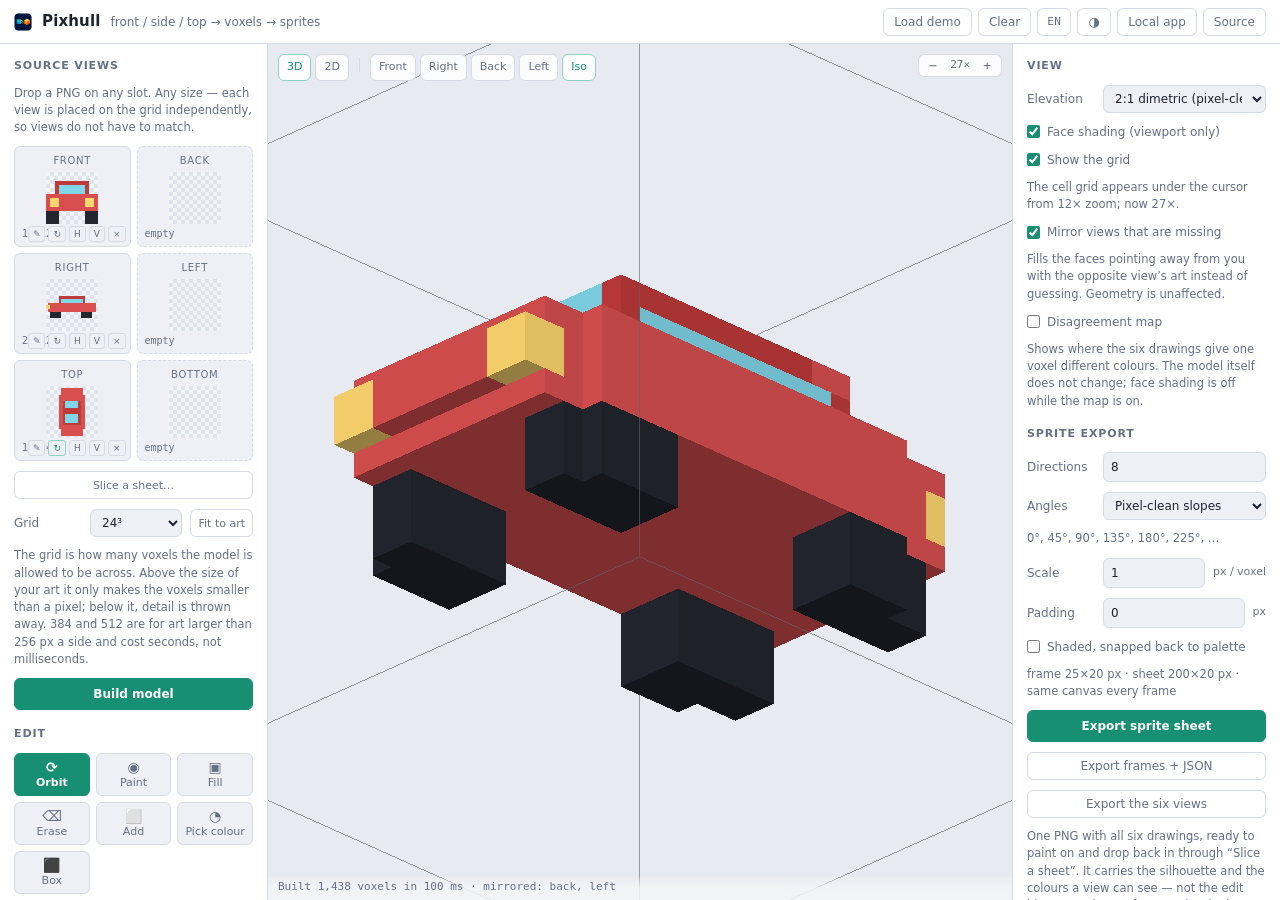
<file: index.html>
<!DOCTYPE html>
<html lang="en">
<head>
<meta charset="utf-8">
<meta name="viewport" content="width=device-width, initial-scale=1">
<title>Pixhull — pixel art to 3D</title>
<meta name="description" content="Turn front / side / top pixel art into a 3D voxel model and export pixel-perfect sprite turnarounds. Free, open source, runs entirely in your browser.">
<script>
  // Apply the stored theme before the stylesheet paints, so a light-theme user
  // never sees a dark flash on load.
  try {
    var saved = localStorage.getItem('pixhull.theme');
    document.documentElement.dataset.theme =
      saved === 'light' || saved === 'dark'
        ? saved
        : (window.matchMedia('(prefers-color-scheme: light)').matches ? 'light' : 'dark');
  } catch (e) {
    document.documentElement.dataset.theme = 'dark';
  }
</script>
<link rel="stylesheet" href="css/app.css">
<link rel="icon" type="image/png" sizes="32x32" href="assets/icon-32.png">
<link rel="icon" type="image/webp" sizes="1254x1254" href="assets/icon.webp">
<link rel="apple-touch-icon" sizes="180x180" href="assets/icon-180.png">
<meta property="og:title" content="Pixhull">
<meta property="og:description" content="Turn front / side / top pixel art into a 3D voxel model and export pixel-perfect sprite turnarounds. Free, open source, runs in your browser.">
<meta property="og:image" content="https://metalismaticus.github.io/Pixhull/assets/icon.webp">
<meta name="twitter:card" content="summary">
</head>
<body>

<header class="topbar">
  <div class="brand">
    <span class="logo" aria-hidden="true"></span>
    <h1>Pixhull</h1>
    <span class="tagline" data-i18n="app.tagline"></span>
  </div>
  <div class="topbar-actions">
    <button id="btn-demo" class="ghost" type="button" data-i18n="app.loadDemo"></button>
    <button id="btn-clear" class="ghost" type="button" data-i18n="app.clear"></button>
    <button id="btn-lang" class="ghost toggle" type="button" data-i18n-title="app.language">EN</button>
    <button id="btn-theme" class="ghost toggle" type="button" data-i18n-title="app.theme" aria-hidden="false">
      <span id="theme-icon">◐</span>
    </button>
    <a class="ghost link" href="download.html" data-i18n="app.getLocal"></a>
    <a class="ghost link" href="https://github.com/Metalismaticus/Pixhull" id="repo-link" target="_blank" rel="noopener" data-i18n="app.source"></a>
  </div>
</header>

<main class="layout">

  <!-- ------------------------------------------------------------------ -->
  <aside class="panel panel-left">
    <h2 data-i18n="views.heading"></h2>
    <p class="hint" data-i18n="views.hint"></p>

    <div id="view-slots" class="view-slots"></div>
    <button id="btn-sheet" class="ghost small" type="button" data-i18n="sheet.open"></button>

    <div class="field">
      <label for="grid-size" data-i18n="grid.label"></label>
      <select id="grid-size">
        <option value="16">16³</option>
        <option value="24">24³</option>
        <option value="32" selected>32³</option>
        <option value="48">48³</option>
        <option value="64">64³</option>
        <option value="96">96³</option>
        <option value="128">128³</option>
        <option value="192">192³</option>
        <option value="256">256³</option>
        <option value="384">384³</option>
        <option value="512">512³</option>
      </select>
      <button id="btn-autofit" class="ghost small" type="button" data-i18n="grid.fit"></button>
    </div>
    <p class="hint" id="grid-hint" data-i18n="grid.hint"></p>

    <button id="btn-build" class="primary" type="button" data-i18n="grid.build"></button>
    <!-- Only while a drawing is ahead of the model: painting a view never
         rebuilds (screen spec §4.4), so the panel has to say so out loud. -->
    <p class="hint warn hidden" id="views-ahead"></p>

    <h2 data-i18n="edit.heading"></h2>
    <div class="toolbar" id="tool-bar" role="radiogroup" data-i18n-aria="edit.heading"></div>
    <p class="hint" id="tool-hint"></p>

    <!-- The block a box drag leaves behind. It takes no room until there is a
         selection: a permanent 118px gap in the densest column would cost more
         than the controls below shifting down when one appears. -->
    <div class="selection-block hidden" id="selection-block">
      <div class="field">
        <label data-i18n="edit.selection"></label>
        <span class="unit mono" id="selection-size">1×1×1</span>
      </div>
      <p class="readout" id="selection-figures"></p>
      <div class="field selection-actions">
        <button id="btn-box-fill" class="ghost small" type="button" data-i18n="edit.boxFill"></button>
        <button id="btn-box-delete" class="ghost small" type="button" data-i18n="edit.boxDelete"></button>
        <button id="btn-box-paint" class="ghost small" type="button" data-i18n="edit.boxPaint"></button>
      </div>
      <div class="field">
        <button id="btn-box-clear" class="ghost small" type="button" data-i18n="edit.boxClear"></button>
      </div>
      <p class="hint warn hidden" id="selection-note"></p>
      <p class="hint" data-i18n="edit.boxKeys"></p>
    </div>

    <div class="field">
      <label for="brush-size" data-i18n="edit.brush"></label>
      <input type="range" id="brush-size" min="0" max="4" step="1" value="0">
      <span class="unit" id="brush-label">1³</span>
    </div>
    <p class="hint warn hidden" id="brush-note" data-i18n="edit.brushOff"></p>
    <div class="field checkbox">
      <input type="checkbox" id="face-only" checked>
      <label for="face-only" data-i18n="edit.faceOnly"></label>
    </div>
    <p class="hint warn hidden" id="face-only-note" data-i18n="edit.faceOnlyOff"></p>
    <div class="field checkbox">
      <input type="checkbox" id="symmetry-x">
      <label for="symmetry-x" data-i18n="edit.symmetryX"></label>
    </div>

    <div class="field history-row">
      <button id="btn-undo" class="ghost small" type="button" data-i18n="edit.undo" disabled></button>
      <button id="btn-redo" class="ghost small" type="button" data-i18n="edit.redo" disabled></button>
    </div>
    <p class="hint" id="history-note" data-i18n="edit.nothingYet"></p>
    <p class="hint" data-i18n="edit.hint"></p>

    <h2 data-i18n="edit.paletteHeading"></h2>
    <div class="palette-box" id="palette-box" role="radiogroup" data-i18n-aria="edit.paletteHeading"></div>
    <p class="palette-foot" id="palette-foot"></p>
    <p class="hint warn hidden" id="palette-full-note" data-i18n="edit.paletteFullHint"></p>
    <input type="color" id="edit-color" class="offscreen" tabindex="-1" aria-hidden="true">
    <div class="field">
      <input type="color" id="new-color" value="#ff8844" data-i18n-title="edit.newColor">
      <button id="btn-add-color" class="ghost small" type="button" data-i18n="edit.addColor"></button>
    </div>
    <div class="field">
      <button id="btn-merge-colors" class="ghost small" type="button" data-i18n="edit.mergeColors" disabled></button>
    </div>
    <p class="hint" id="merge-note"></p>

    <h2 id="bake-heading" data-i18n="edit.bakeHeading"></h2>
    <div class="field">
      <label for="outline-thickness" data-i18n="edit.bakeThickness"></label>
      <input type="range" id="outline-thickness" min="1" max="3" step="1" value="1">
      <span class="unit" id="outline-thickness-label">1</span>
    </div>
    <div class="field checkbox">
      <input type="checkbox" id="outline-use-color">
      <label for="outline-use-color" data-i18n="edit.bakeUseColor"></label>
    </div>
    <div class="field">
      <button id="btn-bake-outline" class="ghost small" type="button" data-i18n="edit.bakeOutline" disabled></button>
    </div>
    <p class="hint" id="bake-outline-note"></p>
    <div class="field">
      <button id="btn-bake-light" class="ghost small" type="button" data-i18n="edit.bakeLight" disabled></button>
    </div>
    <p class="hint" id="bake-light-note"></p>
    <p class="hint" data-i18n="edit.bakeHint"></p>
  </aside>

  <!-- ------------------------------------------------------------------ -->
  <section class="viewport">
    <canvas id="gl" aria-label="3D model viewport"></canvas>
    <!-- The drawing mode's own surface: a flat picture drawn with drawImage,
         not a second WebGL pipeline for something one line already does. -->
    <canvas id="view2d" class="hidden" aria-label="Drawing viewport"></canvas>

    <div class="viewport-overlay">
      <div class="chip-groups">
        <div class="angle-chips" id="mode-chips" role="radiogroup" data-i18n-aria="view.heading"></div>
        <span class="chip-divider" aria-hidden="true"></span>
        <div class="angle-chips" id="angle-chips"></div>
      </div>
      <div class="zoom-chip">
        <button id="zoom-out" type="button" data-i18n-aria="viewport.zoomOut">−</button>
        <span id="zoom-label">4×</span>
        <button id="zoom-in" type="button" data-i18n-aria="viewport.zoomIn">+</button>
      </div>
    </div>

    <div id="viewport-empty" class="viewport-empty">
      <p data-i18n="viewport.emptyTitle"></p>
      <p class="hint"><span data-i18n="viewport.emptyHintBefore"></span><button id="btn-demo-2" class="linkish" type="button" data-i18n="viewport.emptyHintLink"></button><span data-i18n="viewport.emptyHintAfter"></span></p>
    </div>

    <!-- Same centre and same class as the 3D invitation: one pattern for
         "there is nothing here yet, and here is what to do about it". -->
    <div id="view2d-empty" class="viewport-empty hidden">
      <p id="view2d-empty-title"></p>
      <p class="hint view2d-empty-actions">
        <button id="btn-view-take" class="ghost small" type="button"></button>
        <button id="btn-view-blank" class="ghost small" type="button"></button>
      </p>
      <p class="hint" id="view2d-empty-cost"></p>
      <p class="hint" id="view2d-empty-note"></p>
    </div>

    <p class="readout" id="view2d-readout"></p>

    <div id="build-progress" class="progress hidden" role="progressbar"
         aria-valuemin="0" aria-valuemax="100" aria-valuenow="0" data-i18n-aria="build.progress">
      <div id="build-progress-fill" class="progress-fill"></div>
    </div>

    <div class="statusbar" id="statusbar"></div>
  </section>

  <!-- ------------------------------------------------------------------ -->
  <aside class="panel panel-right">
    <h2 data-i18n="view.heading"></h2>
    <div class="field">
      <label for="pitch-preset" data-i18n="view.elevation"></label>
      <select id="pitch-preset"></select>
    </div>
    <div class="field checkbox">
      <input type="checkbox" id="shade-toggle" checked>
      <label for="shade-toggle" data-i18n="view.shading"></label>
    </div>
    <div class="field checkbox">
      <input type="checkbox" id="bounds-toggle" checked>
      <label for="bounds-toggle" data-i18n="view.bounds"></label>
    </div>
    <p class="hint" id="bounds-hint"></p>
    <div class="field checkbox">
      <input type="checkbox" id="mirror-toggle" checked>
      <label for="mirror-toggle" data-i18n="view.mirror"></label>
    </div>
    <p class="hint" data-i18n="view.mirrorHint"></p>
    <div class="field checkbox">
      <input type="checkbox" id="map-toggle">
      <label for="map-toggle" data-i18n="view.map"></label>
    </div>
    <!-- The hint under the map takes the place of itself when the checkbox is
         off: one line, either what the map does or why it cannot run. -->
    <p class="hint" id="map-hint"></p>
    <div class="map-block hidden" id="map-block">
      <p class="readout" id="map-readout"></p>
      <div class="scale" id="map-scale"></div>
      <p class="hint" data-i18n="view.mapHover"></p>
    </div>

    <h2 data-i18n="export.heading"></h2>
    <div class="field">
      <label for="dir-count" data-i18n="export.directions"></label>
      <input type="number" id="dir-count" min="1" max="64" step="1" value="8">
    </div>
    <div class="field">
      <label for="angle-mode" data-i18n="export.angles"></label>
      <select id="angle-mode">
        <option value="clean" selected data-i18n="export.anglesClean"></option>
        <option value="uniform" data-i18n="export.anglesUniform"></option>
      </select>
    </div>
    <p class="hint" id="angle-preview">—</p>
    <div class="field">
      <label for="export-scale" data-i18n="export.scale"></label>
      <input type="number" id="export-scale" min="1" max="16" step="1" value="1">
      <span class="unit" data-i18n="export.scaleUnit"></span>
    </div>
    <div class="field">
      <label for="export-pad" data-i18n="export.padding"></label>
      <input type="number" id="export-pad" min="0" max="64" step="1" value="0">
      <span class="unit" data-i18n="export.paddingUnit"></span>
    </div>
    <div class="field checkbox">
      <input type="checkbox" id="export-shaded">
      <label for="export-shaded" data-i18n="export.shaded"></label>
    </div>
    <p class="hint" id="frame-preview">—</p>

    <button id="btn-export-sheet" class="primary" type="button" data-i18n="export.sheet"></button>
    <p class="hint hidden" id="map-export-note" data-i18n="export.mapNote"></p>
    <button id="btn-export-frames" class="ghost" type="button" data-i18n="export.frames"></button>
    <button id="btn-export-views" class="ghost" type="button" data-i18n="export.views"></button>
    <p class="hint" data-i18n="export.viewsNote"></p>
    <button id="btn-export-slices" class="ghost" type="button" data-i18n="export.slices"></button>
    <p class="hint" data-i18n="export.slicesNote"></p>
    <p class="hint warn hidden" id="slices-note"></p>

    <h2 data-i18n="model.heading"></h2>
    <div class="field checkbox">
      <input type="checkbox" id="obj-smooth">
      <label for="obj-smooth" data-i18n="model.smooth"></label>
    </div>
    <div class="field">
      <label for="obj-relax" data-i18n="model.relax"></label>
      <input type="range" id="obj-relax" min="0" max="6" step="1" value="0" disabled>
      <span class="unit" id="relax-label">0</span>
    </div>
    <p class="hint" data-i18n="model.smoothHint"></p>
    <p class="hint hidden" id="map-smooth-note" data-i18n="model.smoothMapNote"></p>
    <button id="btn-export-obj" class="ghost" type="button" data-i18n="model.obj"></button>
    <button id="btn-export-glb" class="ghost" type="button" data-i18n="model.glb"></button>
    <button id="btn-export-vox" class="ghost" type="button" data-i18n="model.vox"></button>
    <p class="hint warn hidden" id="vox-note"></p>
    <button id="btn-save" class="ghost" type="button" data-i18n="model.save"></button>
    <button id="btn-load" class="ghost" type="button" data-i18n="model.load"></button>

    <div class="stats" id="stats"></div>
  </aside>
</main>


<dialog id="sheet-dialog" class="sheet-dialog">
  <h2 data-i18n="sheet.heading"></h2>
  <p class="hint" data-i18n="sheet.hint"></p>
  <div class="field">
    <label for="sheet-gap" data-i18n="sheet.gap"></label>
    <input type="range" id="sheet-gap" min="1" max="12" step="1" value="1">
    <span class="unit" id="sheet-gap-label">1</span>
  </div>
  <p class="hint" id="sheet-summary">—</p>
  <div id="sheet-cells" class="sheet-cells"></div>
  <div class="sheet-actions">
    <button id="sheet-cancel" class="ghost" type="button" data-i18n="sheet.cancel"></button>
    <button id="sheet-apply" class="primary" type="button" data-i18n="sheet.apply"></button>
  </div>
</dialog>

<input type="file" id="sheet-input" accept="image/png,image/*" hidden>
<input type="file" id="file-input" accept="image/png,image/*" hidden>
<input type="file" id="project-input" accept="application/json,.pixhull,.json" hidden>

<script type="module" src="src/main.js"></script>
</body>
</html>
</file>
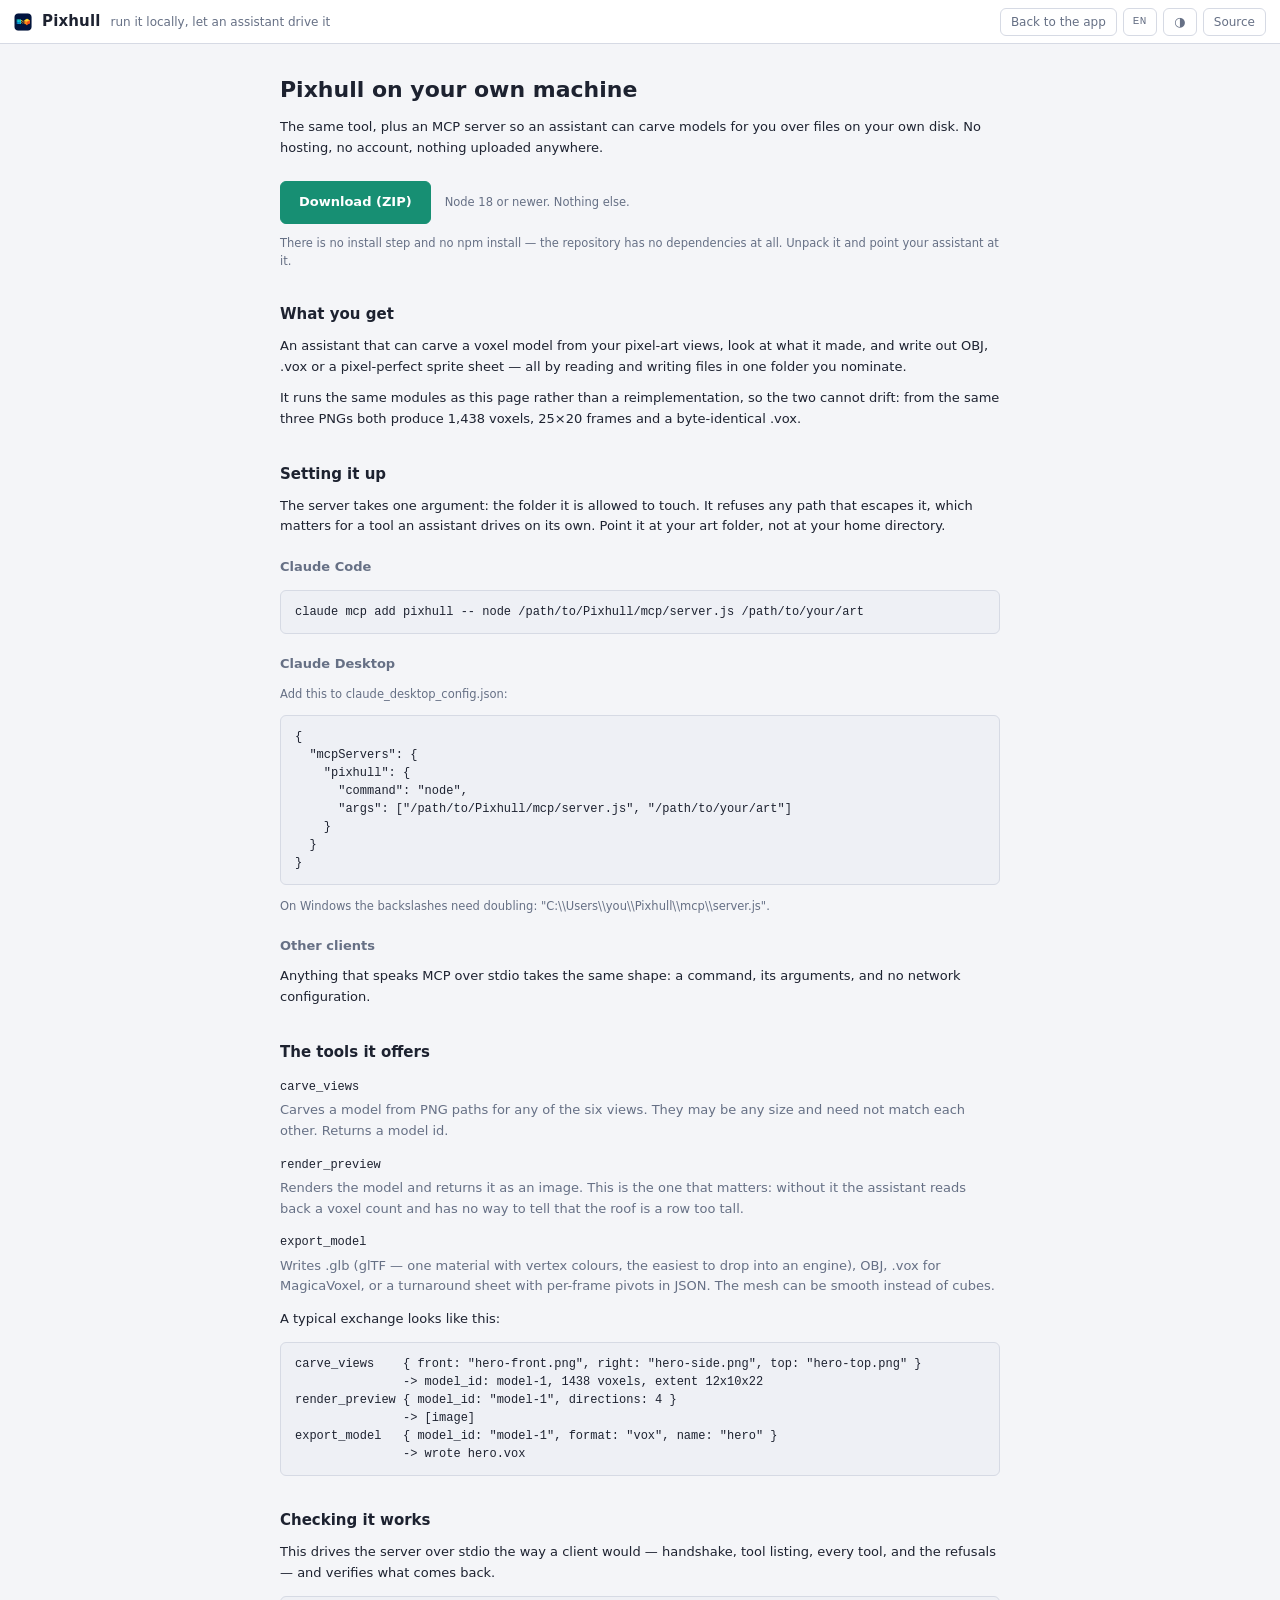
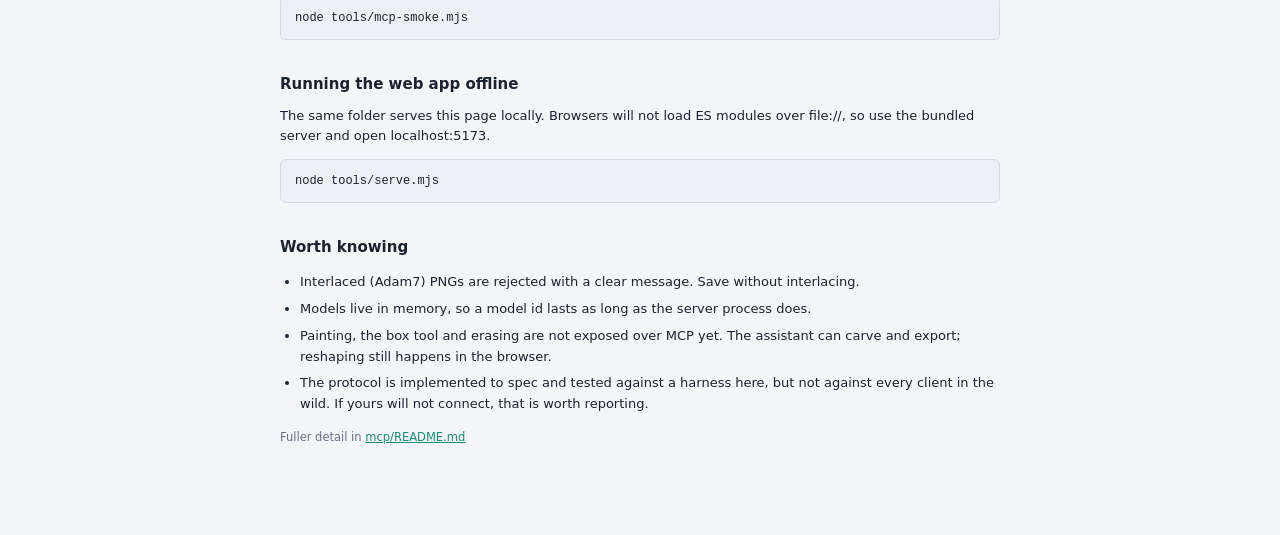
<file: download.html>
<!DOCTYPE html>
<html lang="en">
<head>
<meta charset="utf-8">
<meta name="viewport" content="width=device-width, initial-scale=1">
<title>Pixhull — local app</title>
<meta name="description" content="Run Pixhull locally and let an assistant drive it: carve voxel models from pixel art over files on your own disk, with no hosting and no account.">
<script>
  try {
    var saved = localStorage.getItem('pixhull.theme');
    document.documentElement.dataset.theme =
      saved === 'light' || saved === 'dark'
        ? saved
        : (window.matchMedia('(prefers-color-scheme: light)').matches ? 'light' : 'dark');
  } catch (e) {
    document.documentElement.dataset.theme = 'dark';
  }
</script>
<link rel="stylesheet" href="css/app.css">
<link rel="icon" type="image/png" sizes="32x32" href="assets/icon-32.png">
<link rel="apple-touch-icon" sizes="180x180" href="assets/icon-180.png">
</head>
<body class="doc-body">

<header class="topbar">
  <div class="brand">
    <a class="logo" href="index.html" aria-label="Pixhull"></a>
    <h1>Pixhull</h1>
    <span class="tagline" data-i18n="dl.tagline"></span>
  </div>
  <div class="topbar-actions">
    <a class="ghost link" href="index.html" data-i18n="dl.backToApp"></a>
    <button id="btn-lang" class="ghost toggle" type="button" data-i18n-title="app.language">EN</button>
    <button id="btn-theme" class="ghost toggle" type="button" data-i18n-title="app.theme">
      <span id="theme-icon">◐</span>
    </button>
    <a class="ghost link" href="https://github.com/Metalismaticus/Pixhull" target="_blank" rel="noopener" data-i18n="app.source"></a>
  </div>
</header>

<main class="page">

  <h2 data-i18n="dl.heading"></h2>
  <p data-i18n="dl.lede"></p>

  <div class="cta">
    <a class="primary button-link" href="https://github.com/Metalismaticus/Pixhull/archive/refs/heads/main.zip" data-i18n="dl.download"></a>
    <span class="hint" data-i18n="dl.requirements"></span>
  </div>

  <p class="hint" data-i18n="dl.noInstall"></p>

  <h3 data-i18n="dl.whatHeading"></h3>
  <p data-i18n="dl.whatBody"></p>
  <p data-i18n="dl.sameCore"></p>

  <h3 data-i18n="dl.setupHeading"></h3>
  <p data-i18n="dl.rootWarning"></p>

  <h4 data-i18n="dl.claudeCode"></h4>
  <pre data-copy><code>claude mcp add pixhull -- node /path/to/Pixhull/mcp/server.js /path/to/your/art</code></pre>

  <h4 data-i18n="dl.claudeDesktop"></h4>
  <p class="hint" data-i18n="dl.desktopWhere"></p>
  <pre data-copy><code>{
  "mcpServers": {
    "pixhull": {
      "command": "node",
      "args": ["/path/to/Pixhull/mcp/server.js", "/path/to/your/art"]
    }
  }
}</code></pre>
  <p class="hint" data-i18n="dl.windowsPaths"></p>

  <h4 data-i18n="dl.otherClients"></h4>
  <p data-i18n="dl.otherClientsBody"></p>

  <h3 data-i18n="dl.toolsHeading"></h3>
  <dl class="tool-list">
    <dt><code>carve_views</code></dt>
    <dd data-i18n="dl.toolCarve"></dd>
    <dt><code>render_preview</code></dt>
    <dd data-i18n="dl.toolPreview"></dd>
    <dt><code>export_model</code></dt>
    <dd data-i18n="dl.toolExport"></dd>
  </dl>

  <p data-i18n="dl.exampleIntro"></p>
  <pre data-copy><code>carve_views    { front: "hero-front.png", right: "hero-side.png", top: "hero-top.png" }
               -> model_id: model-1, 1438 voxels, extent 12x10x22
render_preview { model_id: "model-1", directions: 4 }
               -> [image]
export_model   { model_id: "model-1", format: "vox", name: "hero" }
               -> wrote hero.vox</code></pre>

  <h3 data-i18n="dl.checkHeading"></h3>
  <p data-i18n="dl.checkBody"></p>
  <pre data-copy><code>node tools/mcp-smoke.mjs</code></pre>

  <h3 data-i18n="dl.webHeading"></h3>
  <p data-i18n="dl.webBody"></p>
  <pre data-copy><code>node tools/serve.mjs</code></pre>

  <h3 data-i18n="dl.limitsHeading"></h3>
  <ul>
    <li data-i18n="dl.limitInterlace"></li>
    <li data-i18n="dl.limitMemory"></li>
    <li data-i18n="dl.limitEditing"></li>
    <li data-i18n="dl.limitUntested"></li>
  </ul>

  <p class="hint">
    <span data-i18n="dl.moreDetail"></span>
    <a href="https://github.com/Metalismaticus/Pixhull/blob/main/mcp/README.md" target="_blank" rel="noopener">mcp/README.md</a>
  </p>

</main>

<script type="module" src="src/download.js"></script>
</body>
</html>
</file>
<file: css/app.css>
/* Dark is the default. Every colour is a token, including --viewport-bg, which
   the WebGL canvas reads back out of the stylesheet for its clear colour. */
:root {
  --bg: #0e1016;
  --bg-panel: #151821;
  --bg-sunken: #0a0c11;
  --viewport-bg: #171a23;
  --line: #262b38;
  --line-soft: #1c202a;
  --text: #dfe4ee;
  --text-dim: #8b93a6;
  --accent: #64d2b3;
  --accent-dim: #2f6f60;
  --accent-ink: #08120f;
  --danger: #e2685f;
  --warn: #e8c57a;
  --checker-a: #1a1e28;
  --checker-b: #12151d;
  --overlay: #151821cc;
  --status-fade: #0e1016dd;
  --bounds-color: #ffffff;
  --bounds-alpha: 0.12;
  /* The disagreement map's own scale (section 10.2 of the screen spec). A
     ladder by lightness, so the bands read without colour vision too: louder
     is lighter here, darker in the light theme. Kept clear of --accent and
     --danger - a disagreement is the artist's, not a fault of the tool. */
  --map-none: #2a2f3c;
  --map-agree: #3f4757;
  --map-low: #5b4a8e;
  --map-mid: #9a4d9e;
  --map-high: #d75f7a;
  --map-max: #f5c451;
  --radius: 6px;
  --mono: ui-monospace, "SF Mono", "Cascadia Mono", Menlo, Consolas, monospace;
  color-scheme: dark;
}

:root[data-theme="light"] {
  --bg: #f4f5f8;
  --bg-panel: #ffffff;
  --bg-sunken: #eef0f5;
  --viewport-bg: #e7eaf0;
  --line: #d6dae4;
  --line-soft: #e6e9f0;
  --text: #1d2230;
  --text-dim: #667085;
  --accent: #178f73;
  --accent-dim: #8ed3c1;
  --accent-ink: #ffffff;
  --danger: #c33f36;
  --warn: #8a6410;
  --checker-a: #dfe3ec;
  --checker-b: #f2f4f8;
  --overlay: #ffffffd9;
  --status-fade: #f4f5f8dd;
  --bounds-color: #1d2230;
  --bounds-alpha: 0.35;
  --map-none: #d5d9e2;
  --map-agree: #b3bac7;
  --map-low: #8d7ec4;
  --map-mid: #a44fae;
  --map-high: #c94a63;
  --map-max: #b07400;
  color-scheme: light;
}

* { box-sizing: border-box; }

html, body {
  height: 100%;
  margin: 0;
}

body {
  background: var(--bg);
  color: var(--text);
  font: 13px/1.5 system-ui, -apple-system, "Segoe UI", Roboto, sans-serif;
  display: flex;
  flex-direction: column;
  overflow: hidden;
}

h1, h2 { margin: 0; font-weight: 600; }

/* ---------------------------------------------------------------- topbar */

.topbar {
  display: flex;
  align-items: center;
  justify-content: space-between;
  gap: 16px;
  padding: 0 14px;
  height: 44px;
  flex: 0 0 auto;
  background: var(--bg-panel);
  border-bottom: 1px solid var(--line);
}

.brand { display: flex; align-items: center; gap: 10px; }
.brand h1 { font-size: 15px; letter-spacing: 0.01em; }

.logo {
  width: 18px; height: 18px;
  align-self: center;
  background: url("../assets/icon-32.png") center / contain no-repeat;
  border-radius: 4px;
}

.tagline { color: var(--text-dim); font-size: 12px; }
@media (max-width: 900px) { .tagline { display: none; } }

.topbar-actions { display: flex; align-items: center; gap: 6px; }

/* ---------------------------------------------------------------- layout */

.layout {
  flex: 1 1 auto;
  min-height: 0;
  display: grid;
  grid-template-columns: 268px minmax(0, 1fr) 268px;
}

.panel {
  background: var(--bg-panel);
  padding: 14px;
  overflow-y: auto;
  display: flex;
  flex-direction: column;
  gap: 10px;
}

.panel-left { border-right: 1px solid var(--line); }
.panel-right { border-left: 1px solid var(--line); }

.panel h2 {
  font-size: 11px;
  text-transform: uppercase;
  letter-spacing: 0.08em;
  color: var(--text-dim);
  margin-top: 6px;
}
.panel h2:first-child { margin-top: 0; }

.hint { margin: 0; color: var(--text-dim); font-size: 11.5px; }
.hint.hidden { display: none; }
/* A note explaining why the control above it is greyed out. */
.hint.warn { color: var(--warn, #d08a3a); }

/* ----------------------------------------------------------- view slots */

.view-slots {
  display: grid;
  grid-template-columns: 1fr 1fr;
  gap: 6px;
}

.slot {
  position: relative;
  background: var(--bg-sunken);
  border: 1px dashed var(--line);
  border-radius: var(--radius);
  padding: 6px 6px 22px;
  min-height: 92px;
  display: flex;
  flex-direction: column;
  align-items: center;
  gap: 4px;
  cursor: pointer;
  transition: border-color .12s, background .12s;
}

.slot:hover { border-color: var(--accent-dim); }
.slot.dragover { border-color: var(--accent); background: var(--bg-sunken); box-shadow: inset 0 0 0 999px rgba(100, 210, 179, 0.09); }
.slot.filled { border-style: solid; }
.slot.disabled { opacity: .4; }
/* Painted here since the last build: the model is behind this drawing, and the
   border is the only quiet place to say which of six thumbnails it is
   (screen spec §10.2 - a count in 20 px is forbidden by the panel's own rule). */
.slot.edited { border-style: solid; border-color: var(--warn); }

.slot-name {
  font-size: 10px;
  text-transform: uppercase;
  letter-spacing: .07em;
  color: var(--text-dim);
  width: 100%;
  text-align: center;
  white-space: nowrap;
  overflow: hidden;
  text-overflow: ellipsis;
}

.slot canvas {
  image-rendering: pixelated;
  width: 52px;
  height: 52px;
  object-fit: contain;
  background:
    linear-gradient(45deg, var(--checker-a) 25%, transparent 25%, transparent 75%, var(--checker-a) 75%) 0 0 / 8px 8px,
    linear-gradient(45deg, var(--checker-a) 25%, transparent 25%, transparent 75%, var(--checker-a) 75%) 4px 4px / 8px 8px,
    var(--checker-b);
}

/* Footer row: size on the left, tools on the right, so a long localised view
   name above can use the full width without colliding with either. */
.slot-size {
  position: absolute;
  left: 7px;
  bottom: 5px;
  font-size: 10px;
  color: var(--text-dim);
  font-family: var(--mono);
}

.slot-tools {
  display: flex;
  gap: 3px;
  position: absolute;
  bottom: 4px;
  right: 4px;
  opacity: 0;
  transition: opacity .12s;
}
.slot:hover .slot-tools, .slot.filled .slot-tools { opacity: 1; }

.slot-tools button {
  font-size: 9px;
  padding: 1px 4px;
  min-width: 0;
  line-height: 1.4;
  background: var(--bg-sunken);
  border: 1px solid var(--line);
  color: var(--text-dim);
  border-radius: 3px;
  cursor: pointer;
}
.slot-tools button:hover { color: var(--text); border-color: var(--accent-dim); }
.slot-tools button.on { color: var(--accent); border-color: var(--accent-dim); }

/* -------------------------------------------------------------- controls */

.field {
  display: flex;
  align-items: center;
  gap: 8px;
}

.field label {
  flex: 0 0 68px;
  color: var(--text-dim);
  font-size: 12px;
}

.field.checkbox { gap: 7px; }
.field.checkbox label { flex: 1 1 auto; }
.field.checkbox input { accent-color: var(--accent); margin: 0; }

.field .unit { color: var(--text-dim); font-size: 11px; }

select, input[type="number"], input[type="text"] {
  flex: 1 1 auto;
  min-width: 0;
  background: var(--bg-sunken);
  border: 1px solid var(--line);
  color: var(--text);
  border-radius: var(--radius);
  padding: 5px 7px;
  font: inherit;
  font-size: 12px;
}

select:focus, input:focus { outline: 1px solid var(--accent-dim); border-color: var(--accent-dim); }

button {
  font: inherit;
  font-size: 12px;
  border-radius: var(--radius);
  padding: 6px 10px;
  cursor: pointer;
  border: 1px solid transparent;
  transition: background .12s, border-color .12s, color .12s;
}

button.primary {
  background: var(--accent);
  color: var(--accent-ink);
  font-weight: 600;
  border-color: var(--accent);
}
button.primary:hover { filter: brightness(1.12); }
button.primary:disabled { background: var(--accent-dim); border-color: var(--accent-dim); opacity: .7; cursor: not-allowed; }

/* The Source link has to match the buttons beside it exactly: same box, same
   height, same optical centre. Left as an inline-block <a> it inherited none of
   the button padding and sat on its own baseline. */
button.ghost, .ghost.link {
  display: inline-flex;
  align-items: center;
  justify-content: center;
  min-height: 28px;
  padding: 6px 10px;
  border: 1px solid var(--line);
  border-radius: var(--radius);
  background: transparent;
  color: var(--text-dim);
  text-decoration: none;
  font: inherit;
  font-size: 12px;
  line-height: 1;
  cursor: pointer;
}
button.ghost:hover, .ghost.link:hover { color: var(--text); border-color: var(--accent-dim); }
button.ghost:disabled { opacity: .45; cursor: not-allowed; }

button.small { flex: 0 0 auto; padding: 4px 7px; font-size: 11px; }

/* Square icon-ish toggles in the top bar (language, theme). */
button.toggle {
  min-width: 34px;
  padding: 6px 8px;
  font-family: var(--mono);
  font-size: 11px;
  letter-spacing: .04em;
  text-align: center;
}
button.toggle span { font-family: system-ui, sans-serif; font-size: 13px; line-height: 1; }

button.linkish {
  background: none;
  border: none;
  padding: 0;
  color: var(--accent);
  text-decoration: underline;
  font-size: inherit;
}

/* -------------------------------------------------------------- viewport */

.viewport {
  position: relative;
  min-width: 0;
  background: var(--viewport-bg);
  display: flex;
}

#gl {
  width: 100%;
  height: 100%;
  display: block;
  touch-action: none;
  cursor: grab;
}
#gl.dragging { cursor: grabbing; }
#gl.hidden { display: none; }

/*
 * The drawing surface. Same box as #gl and mutually exclusive with it: one of
 * the two is `hidden`, so the viewport is either the model or the picture and
 * never an ambiguous overlap.
 */
#view2d {
  position: absolute;
  inset: 0;
  width: 100%;
  height: 100%;
  display: block;
  touch-action: none;
  image-rendering: pixelated;
  cursor: grab;
}
#view2d.hidden { display: none; }
#view2d.dragging { cursor: grabbing; }
#view2d.tool-paint, #view2d.tool-fill { cursor: crosshair; }
#view2d.tool-erase { cursor: cell; }
#view2d.tool-pick { cursor: copy; }

/* Two radio groups stand side by side in the overlay for the first time. A
   hairline keeps them from reading as one row of eight buttons. */
.chip-groups {
  display: flex;
  align-items: flex-start;
  gap: 10px;
  min-width: 0;
  pointer-events: auto;
}
/* The pair never breaks across two lines on its own: it is what says which of
   the two viewports is on, and half of it on a second row reads as a stray
   button (screen spec 3.5). The six view chips wrap instead. */
#mode-chips { flex-wrap: nowrap; flex: 0 0 auto; }
.chip-divider {
  width: 1px;
  height: 14px;
  margin-top: 4px;
  background: var(--line);
  flex: 0 0 auto;
}

.view2d-empty-actions {
  display: flex;
  gap: 6px;
  justify-content: center;
  pointer-events: auto;
}

/* The drawing's size against the grid, one line above the status bar. */
#view2d-readout {
  position: absolute;
  left: 0; right: 0;
  /* Clear of the progress bar, which sits at 22px and is 2px tall: a
     projection at 512 draws both at once. */
  bottom: 26px;
  padding: 0 10px;
  pointer-events: none;
}
#view2d-readout:empty { display: none; }

.viewport-overlay {
  position: absolute;
  inset: 10px 10px auto 10px;
  display: flex;
  justify-content: space-between;
  align-items: flex-start;
  gap: 10px;
  pointer-events: none;
}

.angle-chips {
  display: flex;
  flex-wrap: wrap;
  gap: 4px;
  pointer-events: auto;
}

.angle-chips button, .zoom-chip {
  background: var(--overlay);
  backdrop-filter: blur(6px);
  border: 1px solid var(--line);
  color: var(--text-dim);
  border-radius: var(--radius);
  font-size: 11px;
  padding: 4px 8px;
}
.angle-chips button:hover { color: var(--text); border-color: var(--accent-dim); }
.angle-chips button.on { color: var(--accent); border-color: var(--accent-dim); }

.zoom-chip {
  pointer-events: auto;
  display: flex;
  align-items: center;
  gap: 2px;
  padding: 2px 4px;
  font-family: var(--mono);
}
.zoom-chip button {
  background: none;
  border: none;
  color: var(--text-dim);
  padding: 2px 6px;
  font-size: 13px;
  line-height: 1;
}
.zoom-chip button:hover { color: var(--accent); }
.zoom-chip span { min-width: 30px; text-align: center; font-size: 11px; }

.viewport-empty {
  position: absolute;
  inset: 0;
  display: flex;
  flex-direction: column;
  align-items: center;
  justify-content: center;
  gap: 4px;
  text-align: center;
  color: var(--text-dim);
  pointer-events: none;
}
.viewport-empty p { margin: 0; }
.viewport-empty .hint { pointer-events: auto; }
.viewport-empty.hidden { display: none; }

/*
 * How far the build has got. Two pixels immediately above the status line,
 * which carries the same number in words: the bar is for "is this moving", the
 * line for "what is it doing". Nothing else on screen moves during a build, so
 * a thicker bar would be shouting.
 */
.progress {
  position: absolute;
  left: 0; right: 0; bottom: 22px;
  height: 2px;
  background: var(--line-soft);
  pointer-events: none;
}
.progress.hidden { display: none; }

.progress-fill {
  height: 100%;
  width: 0;
  background: var(--accent);
  /* The worker sends a step as soon as the fraction moves 1%, and at least once
     every 60 ms even when it has not - so steps can arrive far faster than this
     easing, and 60 ms is only the longest gap. Easing reads as motion rather
     than as a bar that twitches. */
  transition: width 120ms linear;
}

.statusbar {
  position: absolute;
  left: 0; right: 0; bottom: 0;
  padding: 5px 10px;
  font-family: var(--mono);
  font-size: 11px;
  color: var(--text-dim);
  background: linear-gradient(transparent, var(--status-fade) 55%);
  pointer-events: none;
  white-space: nowrap;
  overflow: hidden;
  text-overflow: ellipsis;
}
.statusbar.warn { color: var(--warn); }
.statusbar.error { color: var(--danger); }

/* ----------------------------------------------------------------- stats */

.stats {
  margin-top: auto;
  padding-top: 10px;
  border-top: 1px solid var(--line-soft);
  font-family: var(--mono);
  font-size: 11px;
  color: var(--text-dim);
  display: grid;
  gap: 2px;
}
.stats b { color: var(--text); font-weight: 500; }

/* ------------------------------------------------------------- responsive */

@media (max-width: 860px) {
  .layout { grid-template-columns: 1fr; grid-template-rows: auto minmax(280px, 1fr) auto; overflow-y: auto; }
  .panel-left { border-right: none; border-bottom: 1px solid var(--line); }
  .panel-right { border-left: none; border-top: 1px solid var(--line); }
  body { overflow: auto; }
}

/* ------------------------------------------------------------------ editor */

.toolbar {
  display: grid;
  grid-template-columns: repeat(3, 1fr);
  gap: 6px;
}

.toolbar button {
  background: var(--bg-sunken);
  border: 1px solid var(--line);
  color: var(--text-dim);
  padding: 6px 4px;
  font-size: 11px;
  display: flex;
  flex-direction: column;
  align-items: center;
  gap: 2px;
  line-height: 1.2;
}
.toolbar button:hover { color: var(--text); border-color: var(--accent-dim); }
.toolbar button.on {
  color: var(--accent-ink);
  background: var(--accent);
  border-color: var(--accent);
  font-weight: 600;
}
.toolbar .glyph { font-size: 14px; line-height: 1; }
/* A label that wraps would make one button taller than its neighbours and
   break the 3x3 grid; the full name and the hotkey live in `title`. */
.toolbar button span:not(.glyph) {
  max-width: 100%;
  white-space: nowrap;
  overflow: hidden;
  text-overflow: ellipsis;
}
.toolbar button:focus-visible { outline: 1px solid var(--accent-dim); outline-offset: 0; }
/* A viewing mode has no tools but the one that looks: the other six go quiet
   and the reason stands under the row (`docs/DESIGN.md`, section 6). */
.toolbar button:disabled { opacity: .45; cursor: not-allowed; }
.toolbar button:disabled:hover { color: var(--text-dim); border-color: var(--line); }

/*
 * The palette is a box with an edge, not a strip that runs off the bottom of
 * the panel. 192px is chosen so the eighth row of swatches is cut in half:
 * a half-row is the plainest possible way to say "there is more below", and it
 * costs no shadow, no gradient and no extra element. 180px of content over a
 * 24px row (20 + 4 gap) is 7.5 rows.
 */
.palette-box {
  /* The panel is a flex column, so a box with a scroller of its own would be
     squeezed to nothing by its siblings unless it refuses to shrink. */
  flex: 0 0 auto;
  max-height: 192px;
  overflow-y: auto;
  padding: 6px;
  border: 1px solid var(--line);
  border-radius: var(--radius);
  background: var(--bg-sunken);
  display: flex;
  flex-direction: column;
  /* Hues are separated by a wider gap than swatches within one hue: that gap
     is the only grouping mark there is, because labels would eat half the box. */
  gap: 10px;
}

.palette-band {
  display: flex;
  flex-wrap: wrap;
  gap: 4px;
}

.palette-box button {
  width: 20px;
  height: 20px;
  padding: 0;
  border-radius: 4px;
  border: 1px solid var(--line);
  cursor: pointer;
}
.palette-box button:hover { transform: scale(1.12); }
.palette-box button:focus-visible {
  outline: none;
  box-shadow: 0 0 0 2px var(--bg-sunken), 0 0 0 3px var(--accent-dim);
}
.palette-box button.on {
  border-color: var(--accent);
  box-shadow: 0 0 0 2px var(--bg-sunken), 0 0 0 3px var(--accent);
}
/* A colour no face in the model wears. It is dimmed for the same reason a
   disabled control is: it is not doing anything. */
.palette-box button.unused { opacity: 0.45; }

.palette-box.empty { min-height: 56px; justify-content: center; }
.palette-box .hint { text-align: center; padding: 0 2px; }

/*
 * One line about the selected swatch. Deliberately not `.stats`: that one is
 * pushed to the bottom of the panel with `margin-top: auto` and draws a rule
 * above itself, which in mid-column reads as a section break that is not there.
 */
.palette-foot {
  margin: 0;
  min-height: 16px;
  font-family: var(--mono);
  font-size: 11px;
  color: var(--text-dim);
  white-space: nowrap;
  overflow: hidden;
  text-overflow: ellipsis;
}

input[type="color"] {
  flex: 0 0 32px;
  height: 26px;
  padding: 2px;
  background: var(--bg-sunken);
  border: 1px solid var(--line);
  border-radius: var(--radius);
  cursor: pointer;
}

/*
 * The picker that recolours an existing swatch has no place of its own in the
 * panel: it is opened from the swatch and closes itself. It stays in the
 * layout rather than `display: none` because a hidden input cannot be asked
 * to show its picker.
 */
.offscreen {
  position: absolute;
  width: 1px;
  height: 1px;
  opacity: 0;
  pointer-events: none;
}

.history-row { gap: 4px; }
.history-row button { flex: 1 1 0; }

/*
 * The selection block. It appears with a block and goes with it, so it keeps
 * the column's usual 10px rhythm on both sides rather than a reserved hole.
 */
/*
 * The block keeps the vertical rhythm of the specification (section 4) rather
 * than one flat gap: the figures belong to the size above them (4 px), the
 * three actions are a new thought (10 px), and what follows them - the way out
 * and the two notes - hangs off the actions at 6 px.
 */
.selection-block {
  display: grid;
  gap: 0;
  margin: 10px 0;
}
.selection-block.hidden { display: none; }
.selection-block .field { margin: 0; }
.selection-block .readout { margin-top: 4px; }
.selection-block .selection-actions { margin-top: 10px; }
.selection-block .selection-actions ~ * { margin-top: 6px; }
.selection-actions { gap: 6px; }
.selection-actions button { flex: 1 1 0; min-height: 24px; }
#btn-box-clear { min-height: 24px; }

/*
 * One line of numbers that change under the eye, so monospaced (section 3 of
 * `docs/DESIGN.md`). Not `.hint`, which is proportional; not `.stats`, which is
 * pinned to the bottom of the panel and draws a rule above itself.
 */
.readout {
  margin: 0;
  min-height: 16px;
  font-family: var(--mono);
  font-size: 11px;
  color: var(--text-dim);
  white-space: nowrap;
  overflow: hidden;
  text-overflow: ellipsis;
}

/* A size that changes digit by digit has to hold still while it does. */
.unit.mono { font-family: var(--mono); }

/*
 * The disagreement scale: six rows of "swatch, range, name, count". Not a box
 * and not a widget - no background, no border, no padding - because it is a
 * list explaining the colours in the viewport, not a control.
 *
 * `.stats` was the near miss: same monospaced column of figures, but it is
 * pinned to the bottom of the panel with `margin-top: auto` and draws a rule
 * above itself, so in the middle of a section it would drag itself down and
 * bring a stray divider with it.
 */
.map-block { display: block; }
.map-block.hidden { display: none; }
.map-block .readout { margin-top: 6px; }
.map-block .hint { margin-top: 6px; }

.scale {
  display: grid;
  gap: 2px;
  margin-top: 6px;
}
.scale-row {
  display: flex;
  align-items: center;
  gap: 6px;
  height: 16px;
}
/* A band nobody landed in is still shown - a missing row would read as a
   broken scale - but it says so by going quiet. */
.scale-row.empty { opacity: .45; }
.scale-chip {
  width: 10px;
  height: 10px;
  border-radius: 4px;
  flex: 0 0 auto;
}
.scale-range {
  width: 44px;
  flex: 0 0 auto;
  text-align: right;
  font-family: var(--mono);
  font-size: 11px;
  color: var(--text);
}
.scale-name {
  flex: 1 1 auto;
  min-width: 0;
  font-size: 11px;
  color: var(--text-dim);
  white-space: nowrap;
  overflow: hidden;
  text-overflow: ellipsis;
}
.scale-count {
  width: 56px;
  flex: 0 0 auto;
  text-align: right;
  font-family: var(--mono);
  font-size: 11px;
  color: var(--text);
}

/* Every button says where the keyboard is, not only the ones in the toolbar. */
button.ghost:focus-visible { outline: 1px solid var(--accent-dim); outline-offset: 0; }

input[type="range"] {
  flex: 1 1 auto;
  min-width: 0;
  accent-color: var(--accent);
}

/* The cursor tells you which tool is armed before you click. */
#gl.tool-paint, #gl.tool-fill, #gl.tool-add, #gl.tool-box { cursor: crosshair; }
#gl.tool-erase { cursor: cell; }
#gl.tool-pick { cursor: copy; }
/* A face of the block is armed: it will move, not start a new block. */
#gl.box-handle { cursor: move; }

/* ---------------------------------------------------------- sheet slicing */

.sheet-dialog {
  background: var(--bg-panel);
  color: var(--text);
  border: 1px solid var(--line);
  border-radius: 10px;
  padding: 18px;
  width: min(680px, 92vw);
  max-height: 86vh;
  overflow-y: auto;
  font: inherit;
}

.sheet-dialog::backdrop {
  background: #000a;
  backdrop-filter: blur(2px);
}

.sheet-dialog h2 {
  font-size: 13px;
  text-transform: uppercase;
  letter-spacing: 0.08em;
  color: var(--text-dim);
  margin-bottom: 8px;
}

.sheet-dialog .field { margin: 12px 0; }

.sheet-cells {
  display: grid;
  grid-template-columns: repeat(auto-fill, minmax(116px, 1fr));
  gap: 8px;
  margin: 12px 0 16px;
}

.sheet-cell {
  background: var(--bg-sunken);
  border: 1px solid var(--line);
  border-radius: var(--radius);
  padding: 7px;
  display: flex;
  flex-direction: column;
  align-items: center;
  gap: 5px;
}

.sheet-cell.assigned { border-color: var(--accent-dim); }

.sheet-cell canvas {
  image-rendering: pixelated;
  width: 84px;
  height: 84px;
  object-fit: contain;
  background:
    linear-gradient(45deg, var(--checker-a) 25%, transparent 25%, transparent 75%, var(--checker-a) 75%) 0 0 / 8px 8px,
    linear-gradient(45deg, var(--checker-a) 25%, transparent 25%, transparent 75%, var(--checker-a) 75%) 4px 4px / 8px 8px,
    var(--checker-b);
}

.sheet-cell .size {
  font-family: var(--mono);
  font-size: 10px;
  color: var(--text-dim);
}

.sheet-cell select { width: 100%; font-size: 11px; padding: 3px 5px; }

.sheet-actions {
  display: flex;
  justify-content: flex-end;
  gap: 8px;
}

/* ------------------------------------------------------------- doc pages */

.doc-body { overflow: auto; display: block; }

.page {
  max-width: 760px;
  margin: 0 auto;
  padding: 28px 20px 80px;
  line-height: 1.6;
}

.page h2 {
  font-size: 22px;
  margin-bottom: 8px;
  text-transform: none;
  letter-spacing: 0;
  color: var(--text);
}

.page h3 {
  font-size: 15px;
  margin: 32px 0 8px;
  color: var(--text);
}

.page h4 {
  font-size: 13px;
  margin: 20px 0 6px;
  color: var(--text-dim);
  font-weight: 600;
}

.page p { margin: 10px 0; }
.page ul { padding-left: 20px; }
.page li { margin: 6px 0; }
.page a { color: var(--accent); }

.cta {
  display: flex;
  align-items: center;
  gap: 14px;
  flex-wrap: wrap;
  margin: 22px 0 6px;
}

/* Needs to out-specify `.page a`, which would otherwise paint the label the
   same green as the button it sits on. */
.page a.button-link,
.button-link {
  display: inline-flex;
  align-items: center;
  padding: 10px 18px;
  border-radius: var(--radius);
  background: var(--accent);
  color: var(--accent-ink);
  font-weight: 600;
  text-decoration: none;
  border: 1px solid var(--accent);
}
.page a.button-link:hover { filter: brightness(1.12); color: var(--accent-ink); }

.page pre {
  position: relative;
  background: var(--bg-sunken);
  border: 1px solid var(--line);
  border-radius: var(--radius);
  padding: 12px 14px;
  overflow-x: auto;
  font-family: var(--mono);
  font-size: 12px;
  line-height: 1.5;
}

.page pre code { white-space: pre; }
.page code { font-family: var(--mono); font-size: 12px; }

.page pre .copy {
  position: absolute;
  top: 7px;
  right: 7px;
  font-size: 10.5px;
  padding: 3px 8px;
  background: var(--bg-panel);
  border: 1px solid var(--line);
  color: var(--text-dim);
  border-radius: 4px;
  opacity: 0;
  transition: opacity .12s;
}
.page pre:hover .copy, .page pre .copy:focus { opacity: 1; }
.page pre .copy:hover { color: var(--text); border-color: var(--accent-dim); }

.tool-list { margin: 12px 0; }
.tool-list dt { margin-top: 12px; }
.tool-list dd { margin: 3px 0 0 0; color: var(--text-dim); }

.brand a.logo { display: block; }
</file>
